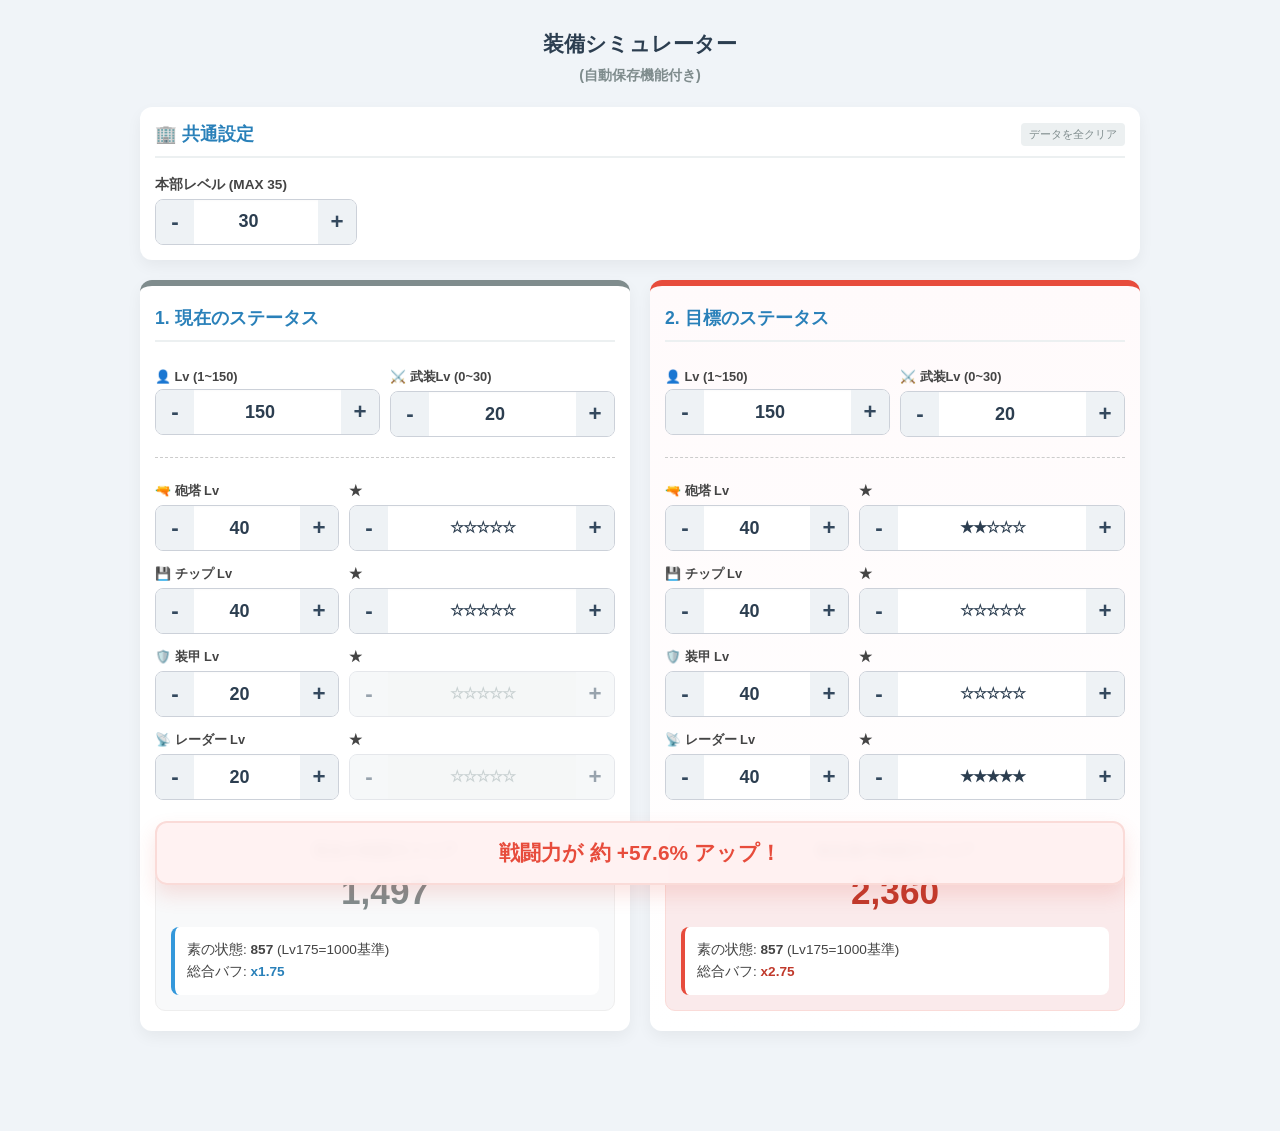
<file: lastwar_sim.html>
<!DOCTYPE html>
<html lang="ja">
<head>
<meta charset="UTF-8">
<meta name="viewport" content="width=device-width, initial-scale=1.0, maximum-scale=1.0, user-scalable=no">
<title>ラストウォー装備シミュレーター</title>
<style>
    /* 既存のスタイルを維持しつつ、リセットボタン等を追加 */
    body { font-family: -apple-system, BlinkMacSystemFont, "Helvetica Neue", Arial, sans-serif; background-color: #f0f4f8; color: #333; padding: 15px; padding-bottom: 100px; margin: 0; }
    h1 { font-size: 1.3rem; text-align: center; color: #2c3e50; margin-bottom: 20px; line-height: 1.4; }
    .container { max-width: 1000px; margin: 0 auto; position: relative; }
    .panel { background: #fff; padding: 15px; border-radius: 12px; box-shadow: 0 6px 15px rgba(0,0,0,0.05); margin-bottom: 20px; }
    .grid { display: flex; gap: 20px; flex-wrap: wrap; }
    .card { flex: 1; min-width: 100%; background: #fff; padding: 20px 15px; border-radius: 12px; box-shadow: 0 6px 15px rgba(0,0,0,0.05); box-sizing: border-box;}
    @media (min-width: 768px) { .card { min-width: calc(50% - 10px); } }
    .card-before { border-top: 6px solid #7f8c8d; }
    .card-after { border-top: 6px solid #e74c3c; background: linear-gradient(to bottom, #fffafb, #ffffff); }
    .panel-header { display: flex; justify-content: space-between; align-items: center; margin-top: 0; color: #2980b9; border-bottom: 2px solid #ecf0f1; padding-bottom: 10px; font-size: 1.1rem; }
    label { display: block; margin-top: 15px; margin-bottom: 5px; font-weight: bold; font-size: 0.85rem; color: #444; }
    .stepper { display: flex; align-items: center; background: #fff; border: 1px solid #ccd1d9; border-radius: 8px; overflow: hidden; height: 44px; transition: 0.2s; box-shadow: inset 0 1px 3px rgba(0,0,0,0.02); }
    .stepper button { width: 38px; height: 100%; border: none; background: #eef2f5; font-size: 1.4rem; font-weight: bold; color: #34495e; cursor: pointer; touch-action: manipulation; display: flex; justify-content: center; align-items: center; }
    .stepper button:active { background: #dcdde1; }
    .stepper input { flex: 1; text-align: center; border: none; font-size: 18px; font-weight: bold; color: #2c3e50; padding: 0; min-width: 0; height: 100%; -webkit-appearance: none; margin: 0; background: transparent; }
    .stepper input[readonly] { font-size: 14px; letter-spacing: -1px; }
    .stepper.disabled { opacity: 0.5; pointer-events: none; background-color: #ecf0f1; }
    .gear-row { display: grid; grid-template-columns: 1.3fr 1fr; gap: 10px; margin-bottom: 5px; }
    .gear-row label { margin-top: 10px; font-size: 0.8rem; }
    .result { margin-top: 25px; padding: 15px; border-radius: 10px; text-align: center; border: 1px solid #eee; background-color: #f8f9fa;}
    .res-after { background-color: #faeaeb; border-color: #fadbd8; }
    .score { font-size: 2.2rem; font-weight: bold; margin: 10px 0; font-family: "Arial Black", Arial, sans-serif; }
    .score-b { color: #7f8c8d; }
    .score-a { color: #c0392b; }
    .detail-text { font-size: 0.85rem; color: #444; line-height: 1.6; text-align: left; padding: 12px; background: #fff; border-radius: 8px; margin-top: 15px; border-left: 4px solid #3498db; }
    .res-after .detail-text { border-left-color: #e74c3c; } 
    .diff-wrapper { position: fixed; bottom: 15px; left: 50%; transform: translateX(-50%); width: calc(100% - 30px); max-width: 970px; z-index: 1000; }
    .diff { font-size: 1.3rem; color: #e74c3c; font-weight: bold; text-align: center; padding: 16px; background: rgba(255, 242, 242, 0.95); backdrop-filter: blur(5px); border-radius: 12px; border: 2px solid #fadbd8; box-shadow: 0 10px 20px rgba(231, 76, 60, 0.15); transition: 0.3s; }
    .reset-btn { font-size: 0.7rem; background: #ecf0f1; color: #7f8c8d; border: none; padding: 4px 8px; border-radius: 4px; cursor: pointer; }
    .reset-btn:active { background: #dcdde1; }
</style>
</head>
<body>
<div class="container">
    <h1>装備シミュレーター<br><span style="font-size: 0.9rem; color: #7f8c8d;">(自動保存機能付き)</span></h1>
    <div class="panel">
        <h3 class="panel-header">🏢 共通設定 <button class="reset-btn" onclick="resetAllData()">データを全クリア</button></h3>
        <label>本部レベル (MAX 35)</label>
        <div class="stepper" style="max-width: 200px;">
            <button type="button" onclick="stepHQ(-1)">-</button>
            <input type="number" id="hqLevel" value="30" min="1" max="35" onchange="updateHQ()">
            <button type="button" onclick="stepHQ(1)">+</button>
        </div>
    </div>
    <div class="grid">
        <div class="card card-before">
            <h3 class="panel-header">1. 現在のステータス</h3>
            <div class="gear-row" style="grid-template-columns: 1fr 1fr;">
                <div><label id="cLevelLabel">👤 Lv</label><div class="stepper"><button onclick="step('cLevel', -1)">-</button><input type="number" id="cLevel" value="150" min="1" onchange="calculate()"><button onclick="step('cLevel', 1)">+</button></div></div>
                <div><label>⚔️ 武装Lv (0~30)</label><div class="stepper"><button onclick="step('cWeapon', -1)">-</button><input type="number" id="cWeapon" value="20" min="0" max="30" onchange="calculate()"><button onclick="step('cWeapon', 1)">+</button></div></div>
            </div>
            <div style="margin-top:20px; padding-top:15px; border-top:1px dashed #ccc;">
                <div class="gear-row">
                    <div><label>🔫 砲塔 Lv</label><div class="stepper"><button onclick="step('cGunLv', -1)">-</button><input type="number" id="cGunLv" value="40" min="0" max="40" onchange="calculate()"><button onclick="step('cGunLv', 1)">+</button></div></div>
                    <div><label>★</label><div class="stepper"><button onclick="step('cGunStar', -1)">-</button><input type="text" id="cGunStar" data-val="0" value="☆☆☆☆☆" readonly><button onclick="step('cGunStar', 1)">+</button></div></div>
                </div>
                <div class="gear-row">
                    <div><label>💾 チップ Lv</label><div class="stepper"><button onclick="step('cDataLv', -1)">-</button><input type="number" id="cDataLv" value="40" min="0" max="40" onchange="calculate()"><button onclick="step('cDataLv', 1)">+</button></div></div>
                    <div><label>★</label><div class="stepper"><button onclick="step('cDataStar', -1)">-</button><input type="text" id="cDataStar" data-val="0" value="☆☆☆☆☆" readonly><button onclick="step('cDataStar', 1)">+</button></div></div>
                </div>
                <div class="gear-row">
                    <div><label>🛡️ 装甲 Lv</label><div class="stepper"><button onclick="step('cArmorLv', -1)">-</button><input type="number" id="cArmorLv" value="20" min="0" max="40" onchange="calculate()"><button onclick="step('cArmorLv', 1)">+</button></div></div>
                    <div><label>★</label><div class="stepper"><button onclick="step('cArmorStar', -1)">-</button><input type="text" id="cArmorStar" data-val="0" value="☆☆☆☆☆" readonly><button onclick="step('cArmorStar', 1)">+</button></div></div>
                </div>
                <div class="gear-row">
                    <div><label>📡 レーダー Lv</label><div class="stepper"><button onclick="step('cRadarLv', -1)">-</button><input type="number" id="cRadarLv" value="20" min="0" max="40" onchange="calculate()"><button onclick="step('cRadarLv', 1)">+</button></div></div>
                    <div><label>★</label><div class="stepper"><button onclick="step('cRadarStar', -1)">-</button><input type="text" id="cRadarStar" data-val="0" value="☆☆☆☆☆" readonly><button onclick="step('cRadarStar', 1)">+</button></div></div>
                </div>
            </div>
            <div class="result res-before"><div>現在の戦闘力スコア</div><div class="score score-b" id="scoreBefore">0</div><div class="detail-text" id="detailBefore"></div></div>
        </div>
        <div class="card card-after">
            <h3 class="panel-header">2. 目標のステータス</h3>
            <div class="gear-row" style="grid-template-columns: 1fr 1fr;">
                <div><label id="tLevelLabel">👤 Lv</label><div class="stepper"><button onclick="step('tLevel', -1)">-</button><input type="number" id="tLevel" value="150" min="1" onchange="calculate()"><button onclick="step('tLevel', 1)">+</button></div></div>
                <div><label>⚔️ 武装Lv (0~30)</label><div class="stepper"><button onclick="step('tWeapon', -1)">-</button><input type="number" id="tWeapon" value="20" min="0" max="30" onchange="calculate()"><button onclick="step('tWeapon', 1)">+</button></div></div>
            </div>
            <div style="margin-top:20px; padding-top:15px; border-top:1px dashed #ccc;">
                <div class="gear-row">
                    <div><label>🔫 砲塔 Lv</label><div class="stepper"><button onclick="step('tGunLv', -1)">-</button><input type="number" id="tGunLv" value="40" min="0" max="40" onchange="calculate()"><button onclick="step('tGunLv', 1)">+</button></div></div>
                    <div><label>★</label><div class="stepper"><button onclick="step('tGunStar', -1)">-</button><input type="text" id="tGunStar" data-val="2" value="★★☆☆☆" readonly><button onclick="step('tGunStar', 1)">+</button></div></div>
                </div>
                <div class="gear-row">
                    <div><label>💾 チップ Lv</label><div class="stepper"><button onclick="step('tDataLv', -1)">-</button><input type="number" id="tDataLv" value="40" min="0" max="40" onchange="calculate()"><button onclick="step('tDataLv', 1)">+</button></div></div>
                    <div><label>★</label><div class="stepper"><button onclick="step('tDataStar', -1)">-</button><input type="text" id="tDataStar" data-val="0" value="☆☆☆☆☆" readonly><button onclick="step('tDataStar', 1)">+</button></div></div>
                </div>
                <div class="gear-row">
                    <div><label>🛡️ 装甲 Lv</label><div class="stepper"><button onclick="step('tArmorLv', -1)">-</button><input type="number" id="tArmorLv" value="40" min="0" max="40" onchange="calculate()"><button onclick="step('tArmorLv', 1)">+</button></div></div>
                    <div><label>★</label><div class="stepper"><button onclick="step('tArmorStar', -1)">-</button><input type="text" id="tArmorStar" data-val="0" value="☆☆☆☆☆" readonly><button onclick="step('tArmorStar', 1)">+</button></div></div>
                </div>
                <div class="gear-row">
                    <div><label>📡 レーダー Lv</label><div class="stepper"><button onclick="step('tRadarLv', -1)">-</button><input type="number" id="tRadarLv" value="40" min="0" max="40" onchange="calculate()"><button onclick="step('tRadarLv', 1)">+</button></div></div>
                    <div><label>★</label><div class="stepper"><button onclick="step('tRadarStar', -1)">-</button><input type="text" id="tRadarStar" data-val="5" value="★★★★★" readonly><button onclick="step('tRadarStar', 1)">+</button></div></div>
                </div>
            </div>
            <div class="result res-after"><div>強化後の戦闘力スコア</div><div class="score score-a" id="scoreAfter">0</div><div class="detail-text" id="detailAfter"></div></div>
        </div>
    </div>
</div>
<div class="diff-wrapper"><div class="diff" id="growthDiff">戦闘力が 約 <span id="growthNum">0</span>% アップ！</div></div>
<script>
// --- 保存・復元ロジック ---
function saveAllData() {
    const data = {};
    const inputs = document.querySelectorAll('input');
    inputs.forEach(input => {
        if (input.id.includes('Star')) {
            data[input.id] = input.getAttribute('data-val');
        } else {
            data[input.id] = input.value;
        }
    });
    localStorage.setItem('lastwar_sim_data', JSON.stringify(data));
}

function loadAllData() {
    const saved = localStorage.getItem('lastwar_sim_data');
    if (!saved) return false;
    const data = JSON.parse(saved);
    for (let id in data) {
        let el = document.getElementById(id);
        if (el) {
            if (id.includes('Star')) {
                el.setAttribute('data-val', data[id]);
                updateStarDisplay(el, parseInt(data[id]));
            } else {
                el.value = data[id];
            }
        }
    }
    return true;
}

function resetAllData() {
    if(confirm("全ての入力データを消去して初期値に戻しますか？")) {
        localStorage.removeItem('lastwar_sim_data');
        location.reload();
    }
}

// --- 既存のロジックを微調整 ---
function animateValue(obj, start, end, duration, isPercent = false) {
    let startTimestamp = null;
    const step = (timestamp) => {
        if (!startTimestamp) startTimestamp = timestamp;
        const progress = Math.min((timestamp - startTimestamp) / duration, 1);
        const easeOut = 1 - Math.pow(1 - progress, 3);
        let current = start + (end - start) * easeOut;
        if (isPercent) { obj.innerHTML = (current >= 0 ? "+" : "") + current.toFixed(1); }
        else { obj.innerHTML = Math.floor(current).toLocaleString(); }
        if (progress < 1) window.requestAnimationFrame(step);
        else { obj.innerHTML = isPercent ? (end >= 0 ? "+" : "") + end.toFixed(1) : Math.floor(end).toLocaleString(); }
    };
    window.requestAnimationFrame(step);
}

function updateStarDisplay(el, val) {
    let stars = ""; for (let i = 0; i < 5; i++) stars += (i < val) ? "★" : "☆";
    el.value = stars;
    if (val === 5) el.style.color = "#e74c3c";
    else if (val > 0) el.style.color = "#f39c12";
    else el.style.color = "#95a5a6";
}

function stepHQ(delta) {
    let el = document.getElementById('hqLevel');
    let newVal = Math.min(Math.max(parseInt(el.value) + delta, 1), 35);
    el.value = newVal; 
    updateHQ(true); // 手動変更時はレベルも合わせる
}

function updateHQ(isManual = false) {
    let hqVal = parseInt(document.getElementById('hqLevel').value) || 30;
    let maxHeroLevel = hqVal * 5;
    ['cLevel', 'tLevel'].forEach(id => {
        let el = document.getElementById(id);
        el.setAttribute('max', maxHeroLevel);
        document.getElementById(id + 'Label').innerText = `👤 Lv (1~${maxHeroLevel})`;
        if (isManual || parseInt(el.value) > maxHeroLevel) el.value = maxHeroLevel;
    });
    calculate();
}

function step(id, delta) {
    let el = document.getElementById(id);
    let isStar = id.includes('Star');
    let val = parseInt(isStar ? el.getAttribute('data-val') : el.value) || 0;
    let min = parseInt(el.getAttribute('min')) || 0;
    let max = parseInt(el.getAttribute('max')) || 999;
    let newVal = Math.min(Math.max(val + delta, min), max);
    if (isStar) { el.setAttribute('data-val', newVal); updateStarDisplay(el, newVal); }
    else el.value = newVal;
    calculate();
}

function getGearMultiplier(gearLevel, stars, type) {
    let baseBoost = 0.025 + (gearLevel * 0.00125);
    let starBoost = [0, 0.025, 0.075, 0.1, 0.15, 0.23][stars] || 0;
    let passiveMulti = 1.0;
    if (stars === 5) {
        if (type === 'gun') passiveMulti = 1.10;
        if (type === 'radar') passiveMulti = 1.30;
        if (type === 'armor') passiveMulti = 1.15;
        if (type === 'data') passiveMulti = 1.05;
    }
    return { statMulti: 1.0 + baseBoost + starBoost, passiveMulti: passiveMulti };
}

let lastB = 0, lastA = 0, lastP = 0;

function calculate() {
    const gears = ['Gun', 'Data', 'Armor', 'Radar'];
    ['c', 't'].forEach(p => {
        gears.forEach(g => {
            let lvEl = document.getElementById(p+g+'Lv');
            let sEl = document.getElementById(p+g+'Star');
            let wrap = sEl.closest('.stepper');
            if (parseInt(lvEl.value) < 40) { 
                sEl.setAttribute('data-val', 0); updateStarDisplay(sEl, 0); wrap.classList.add('disabled'); 
            } else { wrap.classList.remove('disabled'); }
        });
    });
    const calc = (p) => {
        let lv = parseInt(document.getElementById(p+'Level').value);
        let wp = parseInt(document.getElementById(p+'Weapon').value);
        let baseStat = (lv / 175) * 1000;
        let m = gears.map(g => getGearMultiplier(parseInt(document.getElementById(p+g+'Lv').value), parseInt(document.getElementById(p+g+'Star').getAttribute('data-val')), g.toLowerCase()));
        let gearStat = m[0].statMulti * m[1].statMulti * ((m[2].statMulti + m[3].statMulti)/2);
        let gearPass = m.reduce((acc, cur) => acc * cur.passiveMulti, 1);
        let wpStat = 1.0 + (wp * 0.01);
        let wpSkill = [1, 1.05, 1.2, 1.4][Math.floor(wp/10)] || 1;
        let totalM = gearStat * gearPass * wpStat * wpSkill;
        return { score: baseStat * totalM, base: Math.round(baseStat), multi: totalM.toFixed(2) };
    };
    let resB = calc('c'), resA = calc('t');
    animateValue(document.getElementById("scoreBefore"), lastB, resB.score, 400);
    animateValue(document.getElementById("scoreAfter"), lastA, resA.score, 400);
    document.getElementById("detailBefore").innerHTML = `素の状態: <b>${resB.base}</b> (Lv175=1000基準)<br>総合バフ: <b style="color:#2980b9;">x${resB.multi}</b>`;
    document.getElementById("detailAfter").innerHTML = `素の状態: <b>${resA.base}</b> (Lv175=1000基準)<br>総合バフ: <b style="color:#c0392b;">x${resA.multi}</b>`;
    let diff = ((resA.score - resB.score) / resB.score) * 100;
    animateValue(document.getElementById("growthNum"), lastP, diff, 400, true);
    lastB = resB.score; lastA = resA.score; lastP = diff;
    
    // 計算が終わるたびに自動保存
    saveAllData();
}

window.onload = () => { 
    // 保存データがあれば読み込み、なければ初期化
    if (!loadAllData()) {
        updateHQ(); 
    } else {
        updateHQ(false); // 保存データ読み込み時はレベルを上書きしない
    }
};
</script>
</body>
</html>
</file>
